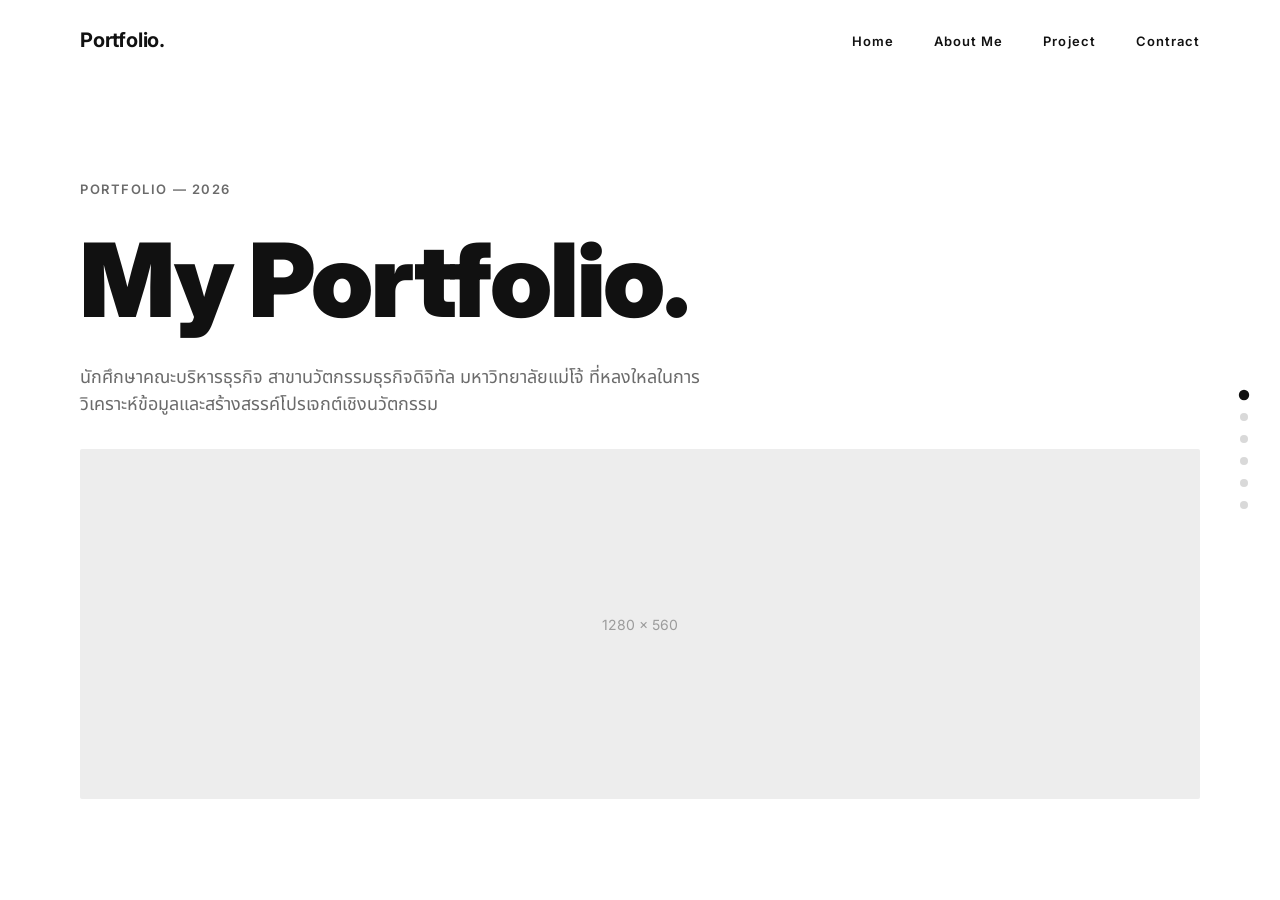
<file: My portfolio.html>
<!DOCTYPE html>
<html lang="th">
<head>
<meta charset="UTF-8" />
<meta name="viewport" content="width=device-width, initial-scale=1.0" />
<title>My Portfolio — Narawit Kantasa</title>
<link rel="preconnect" href="https://fonts.googleapis.com">
<link rel="preconnect" href="https://fonts.gstatic.com" crossorigin>
<link href="https://fonts.googleapis.com/css2?family=Inter:ital,wght@0,400;0,500;0,600;0,700;0,800;0,900;1,400&family=Noto+Sans+Thai:wght@400;500;600;700;800&display=swap" rel="stylesheet">
<style>
  :root{
    --ink:#111111;
    --muted:#6B6B6B;
    --divider:#E5E5E5;
    --placeholder:#ededed;
    --placeholder-text:#9c9c9c;
    --content-width:1280px;
    --side:80px;
    --nav-h:80px;
  }

  *{ box-sizing:border-box; }
  html{ scroll-behavior:smooth; }
  body{
    margin:0;
    font-family:'Inter','Noto Sans Thai',-apple-system,BlinkMacSystemFont,'Segoe UI',Roboto,Helvetica,Arial,sans-serif;
    color:var(--ink);
    background:#ffffff;
    -webkit-font-smoothing:antialiased;
  }

  /* ---------- scroll-snap "page by page" scrolling ---------- */
  .scroller{
    height:100vh;
    overflow-y:scroll;
    scroll-snap-type:y mandatory;
    scroll-padding-top:var(--nav-h);
  }
  .page{
    min-height:100vh;
    scroll-snap-align:start;
    scroll-snap-stop:always;
    display:flex;
    flex-direction:column;
    justify-content:center;
    padding:calc(96px + var(--nav-h)) var(--side) 96px;
    position:relative;
  }
  .page-inner{
    max-width:var(--content-width);
    width:100%;
    margin:0 auto;
  }

  .divider{
    height:1px;
    background:var(--divider);
    max-width:var(--content-width);
    width:100%;
    margin:0 auto;
  }

  /* ---------- nav ---------- */
  header.nav{
    position:fixed;
    top:0; left:0; right:0;
    height:var(--nav-h);
    display:flex;
    align-items:center;
    background:rgba(255,255,255,0.9);
    backdrop-filter:saturate(180%) blur(10px);
    z-index:100;
    border-bottom:1px solid transparent;
    transition:border-color .3s ease;
  }
  header.nav.scrolled{ border-bottom-color:var(--divider); }
  .nav-inner{
    max-width:var(--content-width);
    width:100%;
    margin:0 auto;
    padding:0 var(--side);
    display:flex;
    align-items:center;
    justify-content:space-between;
  }
  .logo{
    font-weight:700;
    font-size:20px;
    letter-spacing:-0.01em;
    color:var(--ink);
    text-decoration:none;
  }
  .menu{
    display:flex;
    gap:40px;
    list-style:none;
    margin:0; padding:0;
  }
  .menu a{
    font-size:13px;
    font-weight:600;
    letter-spacing:0.08em;
    color:var(--ink);
    text-decoration:none;
    position:relative;
  }
  .menu a::after{
    content:"";
    position:absolute;
    left:0; bottom:-6px;
    width:0; height:1px;
    background:var(--ink);
    transition:width .25s ease;
  }
  .menu a:hover::after{ width:100%; }
  .nav-toggle{ display:none; }

  /* ---------- hero ---------- */
  .micro-label{
    font-size:13px;
    font-weight:600;
    letter-spacing:0.12em;
    text-transform:uppercase;
    color:var(--muted);
    margin:0 0 32px;
  }
  .hero-heading{
    font-weight:900;
    font-size:clamp(56px, 8vw, 104px);
    line-height:1.0;
    letter-spacing:-0.02em;
    margin:0 0 32px;
  }
  .hero-blurb{
    font-size:18px;
    line-height:1.5;
    color:var(--muted);
    max-width:640px;
    margin:0 0 32px;
  }
  .placeholder-block{
    width:100%;
    background:var(--placeholder);
    display:flex;
    align-items:center;
    justify-content:center;
    color:var(--placeholder-text);
    font-size:14px;
    border-radius:2px;
  }
  .hero-image{ height:min(40vh, 350px); }

  /* ---------- section label ---------- */
  .section-label{
    font-size:13px;
    font-weight:600;
    letter-spacing:0.12em;
    text-transform:uppercase;
    color:var(--muted);
    margin:0 0 24px;
  }

  /* ---------- about ---------- */
  .about-heading{
    font-weight:800;
    font-size:56px;
    line-height:1.08;
    letter-spacing:-0.015em;
    margin:0 0 20px;
  }
  .about-paragraph{
    font-size:18px;
    line-height:1.65;
    color:var(--muted);
    max-width:680px;
    margin:0;
  }

  /* ---------- education & contact ---------- */
  .two-col{
    display:grid;
    grid-template-columns:1fr 1fr;
    gap:64px;
  }
  .two-col h3{
    font-size:22px;
    font-weight:700;
    margin:16px 0 12px;
  }
  .two-col p{
    font-size:16px;
    line-height:1.5;
    color:var(--muted);
    margin:0 0 8px;
  }
  .two-col .contact-line{
    font-size:18px;
    color:var(--ink);
    margin:16px 0 0;
  }

  /* ---------- skills ---------- */
  .skills-grid{
    display:grid;
    grid-template-columns:repeat(4, 1fr);
    gap:40px;
  }
  .skills-grid h4{
    font-size:16px;
    font-weight:600;
    margin:0 0 16px;
  }
  .skills-grid ul{
    list-style:none;
    margin:0; padding:0;
    display:flex;
    flex-direction:column;
    gap:16px;
  }
  .skills-grid li{
    font-size:15px;
    line-height:1.5;
    color:var(--muted);
  }

  /* ---------- project grid ---------- */
  .project-grid{
    display:grid;
    grid-template-columns:1fr 1fr;
    gap:24px 32px;
  }
  .project-card .placeholder-block{ height:min(28vh, 240px); margin-bottom:16px; }
  .project-caption{
    display:flex;
    align-items:baseline;
    gap:16px;
  }
  .project-caption .idx{
    font-size:14px;
    color:var(--muted);
    flex-shrink:0;
  }
  .project-caption .name{
    font-size:18px;
    font-weight:600;
    line-height:1.3;
  }

  /* ---------- footer ---------- */
  footer{
    padding:32px var(--side);
  }
  .footer-inner{
    max-width:var(--content-width);
    margin:0 auto;
    display:flex;
    align-items:center;
    justify-content:space-between;
    font-size:14px;
    color:var(--muted);
  }

  /* ---------- scroll progress dots ---------- */
  .dots{
    position:fixed;
    right:32px;
    top:50%;
    transform:translateY(-50%);
    display:flex;
    flex-direction:column;
    gap:14px;
    z-index:90;
  }
  .dots a{
    width:8px; height:8px;
    border-radius:50%;
    background:#d9d9d9;
    display:block;
    transition:background .2s ease, transform .2s ease;
  }
  .dots a.active{ background:var(--ink); transform:scale(1.3); }

  /* ---------- responsive ---------- */
  @media (max-width: 860px){
    :root{ --side:24px; --nav-h:64px; }
    .menu{ gap:20px; }
    .menu a{ font-size:11px; }
    .logo{ font-size:17px; }
    .hero-heading{ font-size:clamp(38px, 12vw, 64px); }
    .hero-blurb{ font-size:16px; }
    .about-heading{ font-size:36px; }
    .two-col{ grid-template-columns:1fr; gap:32px; }
    .skills-grid{ grid-template-columns:1fr 1fr; gap:32px; }
    .project-grid{ grid-template-columns:1fr; }
    .page{ padding-top:calc(64px + var(--nav-h)); padding-bottom:64px; }
    .dots{ display:none; }
    .footer-inner{ flex-direction:column; gap:8px; text-align:center; }
  }
</style>
</head>
<body>

<header class="nav" id="siteNav">
  <div class="nav-inner">
    <a href="#hero" class="logo">Portfolio.</a>
    <ul class="menu">
      <li><a href="#hero">Home</a></li>
      <li><a href="#about">About Me</a></li>
      <li><a href="#project">Project</a></li>
      <li><a href="#contact">Contract</a></li>
    </ul>
  </div>
</header>

<nav class="dots" id="dots">
  <a href="#hero" class="dot-link active" data-target="hero"></a>
  <a href="#about" class="dot-link" data-target="about"></a>
  <a href="#education" class="dot-link" data-target="education"></a>
  <a href="#skills" class="dot-link" data-target="skills"></a>
  <a href="#experience" class="dot-link" data-target="experience"></a>
  <a href="#project" class="dot-link" data-target="project"></a>
</nav>

<div class="scroller" id="scroller">

  <!-- HERO -->
  <section class="page" id="hero">
    <div class="page-inner">
      <p class="micro-label">Portfolio — 2026</p>
      <h1 class="hero-heading">My Portfolio.</h1>
      <p class="hero-blurb">นักศึกษาคณะบริหารธุรกิจ สาขานวัตกรรมธุรกิจดิจิทัล มหาวิทยาลัยแม่โจ้ ที่หลงใหลในการวิเคราะห์ข้อมูลและสร้างสรรค์โปรเจกต์เชิงนวัตกรรม</p>
      <div class="placeholder-block hero-image">1280 × 560</div>
    </div>
  </section>

  <div class="divider"></div>

  <!-- ABOUT ME -->
  <section class="page" id="about">
    <div class="page-inner">
      <p class="section-label">About Me</p>
      <h2 class="about-heading">Hi, I'm Narawit Kantasa</h2>
      <p class="about-paragraph">ผมเป็นนักศึกษาชั้นปีที่ 4 คณะบริหารธุรกิจ สาขานวัตกรรมธุรกิจดิจิทัล มหาวิทยาลัยแม่โจ้ มีความสนใจด้าน Data Analysis, Business Intelligence และการบริหารจัดการโปรเจกต์ มีประสบการณ์ทำงานด้านการขายและร่วมพัฒนาโปรเจกต์ด้านเทคโนโลยีและนวัตกรรมทางธุรกิจมาแล้วหลายโครงการ</p>
    </div>
  </section>

  <div class="divider"></div>

  <!-- EDUCATION & CONTACT -->
  <section class="page" id="education">
    <div class="page-inner two-col" id="contact">
      <div>
        <p class="section-label">Education</p>
        <h3>มหาวิทยาลัยแม่โจ้</h3>
        <p>คณะบริหารธุรกิจ สาขานวัตกรรมธุรกิจดิจิทัล</p>
        <p>ชั้นปีที่ 4 · 2023–2027</p>
      </div>
      <div>
        <p class="section-label">Contact</p>
        <p class="contact-line">091-713-7762</p>
        <p class="contact-line">aomsin3645@gmail.com</p>
      </div>
    </div>
  </section>

  <div class="divider"></div>

  <!-- SKILLS -->
  <section class="page" id="skills">
    <div class="page-inner">
      <p class="section-label">Skills</p>
      <div class="skills-grid">
        <div>
          <h4>Hard Skill</h4>
          <ul><li>Power BI</li><li>Looker Studio</li><li>Excel</li></ul>
        </div>
        <div>
          <h4>Soft Skill</h4>
          <ul><li>Team Management</li><li>Agile Framework</li><li>Communication</li></ul>
        </div>
        <div>
          <h4>Domain Expertise</h4>
          <ul><li>Project Leadership</li><li>Market Research</li><li>Systems Analysis</li><li>Data Collection</li></ul>
        </div>
        <div>
          <h4>Languages</h4>
          <ul><li>Thai (Native)</li><li>English (Intermediate)</li></ul>
        </div>
      </div>
    </div>
  </section>

  <div class="divider"></div>

  <!-- EXPERIENCE -->
  <section class="page" id="experience">
    <div class="page-inner">
      <p class="section-label">Experience</p>
      <h2 class="about-heading">2025 — Sale</h2>
    </div>
  </section>

  <div class="divider"></div>

  <!-- PROJECT -->
  <section class="page" id="project">
    <div class="page-inner">
      <p class="section-label">Project</p>
      <div class="project-grid">
        <div class="project-card">
          <div class="placeholder-block">Image</div>
          <div class="project-caption"><span class="idx">01</span><span class="name">AI Assistant for Line Activity Notification</span></div>
        </div>
        <div class="project-card">
          <div class="placeholder-block">Image</div>
          <div class="project-caption"><span class="idx">02</span><span class="name">Smart Residential Recyclable Waste Management App</span></div>
        </div>
        <div class="project-card">
          <div class="placeholder-block">Image</div>
          <div class="project-caption"><span class="idx">03</span><span class="name">Inter-University Market Research</span></div>
        </div>
        <div class="project-card">
          <div class="placeholder-block">Image</div>
          <div class="project-caption"><span class="idx">04</span><span class="name">Open Data Modeling &amp; Business Intelligence Analysis</span></div>
        </div>
      </div>
    </div>
  </section>

  <div class="divider"></div>

  <footer>
    <div class="footer-inner"></div>
  </footer>

</div>

<script>
  // Nav background border once scrolled away from very top
  const scroller = document.getElementById('scroller');
  const nav = document.getElementById('siteNav');
  scroller.addEventListener('scroll', () => {
    nav.classList.toggle('scrolled', scroller.scrollTop > 10);
  });

  // Active dot indicator based on which "page" is in view
  const dotLinks = Array.from(document.querySelectorAll('.dot-link'));
  const pageIds = ['hero','about','education','skills','experience','project'];
  const targets = pageIds.map(id => document.getElementById(id));

  const observer = new IntersectionObserver((entries) => {
    entries.forEach(entry => {
      if (entry.isIntersecting) {
        const id = entry.target.id;
        dotLinks.forEach(d => d.classList.toggle('active', d.dataset.target === id));
      }
    });
  }, { root: scroller, threshold: 0.6 });

  targets.forEach(t => t && observer.observe(t));
</script>

</body>
</html>
</file>
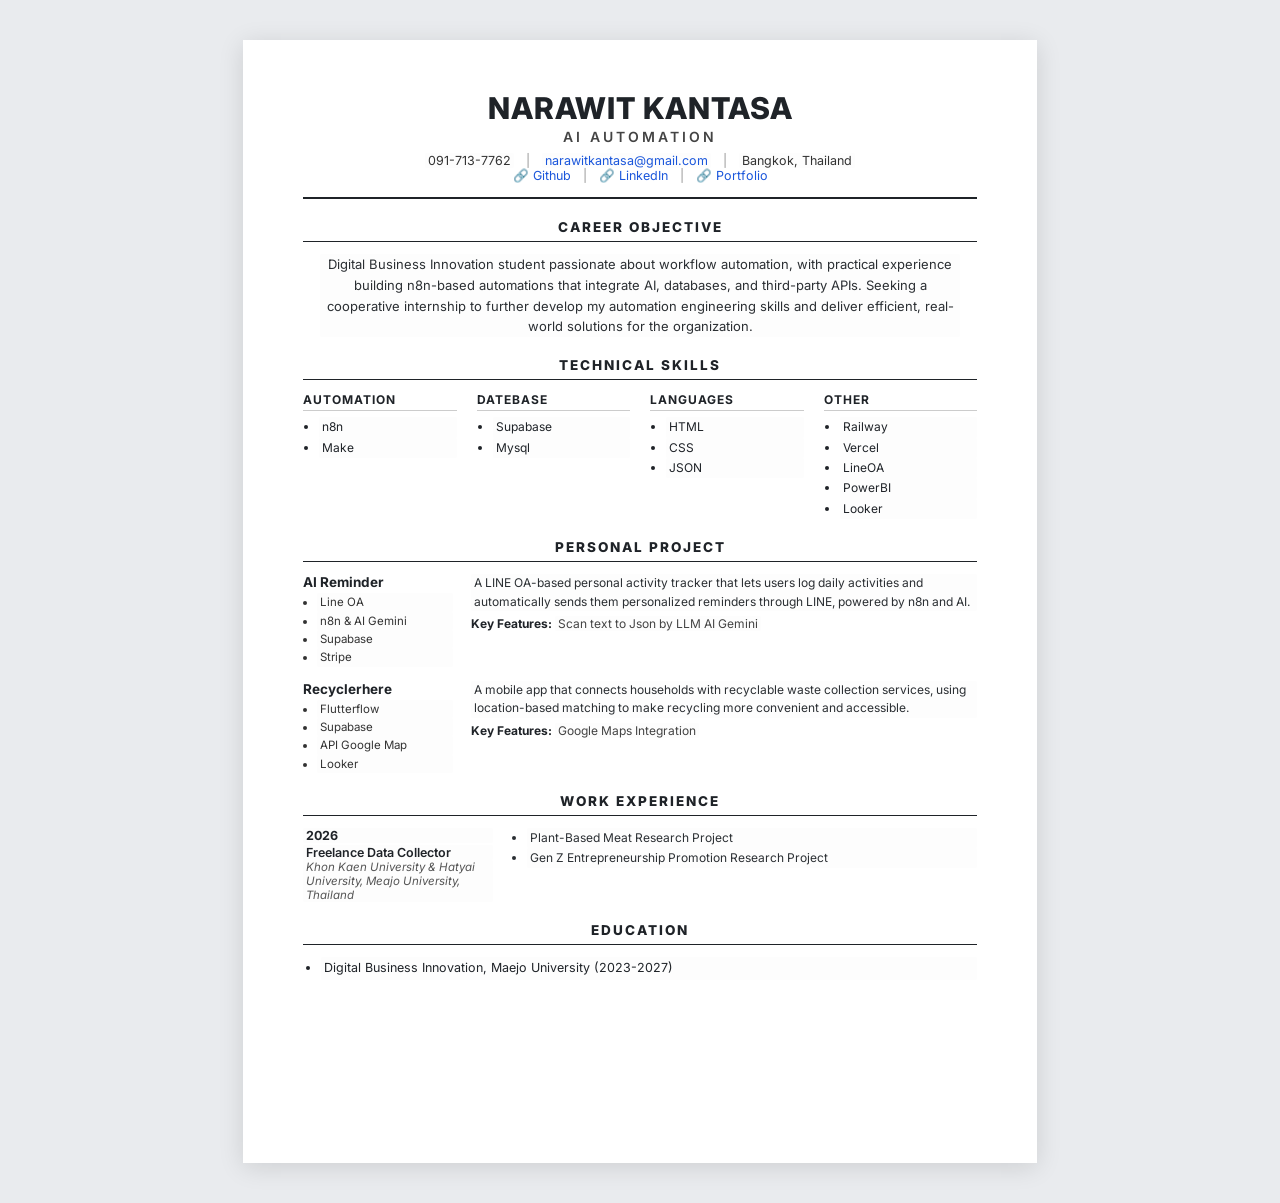
<file: Resume/resume_template.html>
<!DOCTYPE html>
<html lang="th">
<head>
<meta charset="UTF-8">
<title>Resume Template</title>
<style>
  @import url('https://fonts.googleapis.com/css2?family=Noto+Sans+Thai:wght@400;500;600;700&family=Inter:wght@400;500;600;700;800&display=swap');

  * { box-sizing: border-box; }

  body {
    font-family: 'Inter', 'Noto Sans Thai', sans-serif;
    background: #e9ebee;
    margin: 0;
    padding: 40px 0;
    color: #1f2328;
  }

  .page {
    width: 794px;
    min-height: 1123px;
    margin: 0 auto;
    background: #ffffff;
    padding: 50px 60px 60px;
    box-shadow: 0 4px 24px rgba(0,0,0,0.12);
  }

  /* ---------- HEADER ---------- */
  header {
    text-align: center;
    border-bottom: 2.5px solid #1f2328;
    padding-bottom: 14px;
    margin-bottom: 20px;
  }

  header h1 {
    margin: 0;
    font-size: 30px;
    letter-spacing: 1px;
    font-weight: 800;
    text-transform: uppercase;
  }

  header .title {
    font-size: 14px;
    letter-spacing: 3px;
    text-transform: uppercase;
    font-weight: 600;
    color: #444;
    margin-top: 2px;
  }

  header .contact {
    margin-top: 8px;
    font-size: 12.5px;
    color: #333;
  }

  header .contact a { color: #1a56db; text-decoration: none; }
  header .contact span.sep { margin: 0 8px; color: #999; }

  /* ---------- SECTION ---------- */
  section { margin-bottom: 20px; }

  .section-title {
    text-align: center;
    font-size: 13.5px;
    font-weight: 800;
    letter-spacing: 2px;
    text-transform: uppercase;
    border-bottom: 1.5px solid #1f2328;
    padding-bottom: 6px;
    margin-bottom: 12px;
  }

  .objective {
    font-size: 13px;
    line-height: 1.6;
    text-align: center;
    color: #2b2f33;
    max-width: 640px;
    margin: 0 auto;
  }

  /* ---------- SKILLS ---------- */
  .skills-grid {
    display: grid;
    grid-template-columns: repeat(4, 1fr);
    gap: 10px 20px;
  }

  .skills-grid h4 {
    margin: 0 0 6px;
    font-size: 12px;
    text-transform: uppercase;
    letter-spacing: 1px;
    font-weight: 700;
    border-bottom: 1px solid #ccc;
    padding-bottom: 3px;
  }

  .skills-grid ul {
    margin: 0;
    padding-left: 16px;
    font-size: 12px;
    line-height: 1.7;
  }

  /* ---------- PROJECTS ---------- */
  .project {
    display: grid;
    grid-template-columns: 150px 1fr;
    gap: 18px;
    margin-bottom: 14px;
  }

  .project-left h4 {
    margin: 0 0 3px;
    font-size: 13.5px;
    font-weight: 700;
  }

  .project-left .links {
    font-size: 11px;
    margin-bottom: 4px;
  }

  .project-left .links a {
    color: #1a56db;
    text-decoration: none;
    margin-right: 8px;
  }

  .project-left ul {
    margin: 0;
    padding-left: 14px;
    font-size: 11.5px;
    line-height: 1.6;
    color: #333;
  }

  .project-right {
    font-size: 12px;
    line-height: 1.55;
    color: #2b2f33;
  }

  .project-right p { margin: 0 0 4px; }
  .project-right .key-features { color: #444; }
  .project-right .key-features b { color: #1f2328; }

  /* ---------- EXPERIENCE ---------- */
  .job {
    display: grid;
    grid-template-columns: 190px 1fr;
    gap: 18px;
    margin-bottom: 14px;
  }

  .job-left .dates {
    font-weight: 700;
    font-size: 12.5px;
  }

  .job-left .role {
    font-size: 12.5px;
    font-weight: 600;
    margin-top: 2px;
  }

  .job-left .company {
    font-size: 11.5px;
    color: #555;
    font-style: italic;
  }

  .job-right ul {
    margin: 0;
    padding-left: 16px;
    font-size: 12px;
    line-height: 1.65;
    color: #2b2f33;
  }

  /* ---------- EDUCATION ---------- */
  .education ul {
    margin: 0;
    padding-left: 18px;
    font-size: 12.5px;
    line-height: 1.8;
  }

  .placeholder {
    background: #fdfdfd;
    padding: 0 3px;
    border-radius: 2px;
  }

  @media print {
    body { background: #fff; padding: 0; }
    .page { box-shadow: none; width: auto; min-height: auto; padding: 20px 40px; }
  }
</style>
</head>
<body>

<div class="page">

  <!-- HEADER -->
  <header>
    <h1>Narawit Kantasa</h1>
    <div class="title">AI Automation</div>
    <div class="contact">
      <span class="placeholder">091-713-7762</span>
      <span class="sep">|</span>
      <a href="mailto:youremail@gmail.com" class="placeholder">narawitkantasa@gmail.com</a>
      <span class="sep">|</span>
      <span class="placeholder">Bangkok, Thailand</span>
      <br>
      <a href="https://github.com/A1msin-lab">🔗 Github</a>
      <span class="sep">|</span>
      <a href="https://www.linkedin.com/in/narawit-kantasa-06aa4a429/">🔗 LinkedIn</a>
      <span class="sep">|</span>
      <a href="https://my-portfolio-ochre-delta-42.vercel.app">🔗 Portfolio</a>
    </div>
  </header>

  <!-- CAREER OBJECTIVE -->
  <section>
    <div class="section-title">Career Objective</div>
    <p class="objective placeholder">
      Digital Business Innovation student passionate about workflow automation, with practical experience 
      building n8n-based automations that integrate AI, databases, and third-party APIs. Seeking a cooperative internship to further develop 
      my automation engineering skills and deliver efficient, real-world solutions for the organization.
    </p>
  </section>

  <!-- TECHNICAL SKILLS -->
  <section>
    <div class="section-title">Technical Skills</div>
    <div class="skills-grid">
      <div>
        <h4>Automation</h4>
        <ul>
          <li class="placeholder">n8n</li>
          <li class="placeholder">Make</li>
        </ul>
      </div>
      <div>
        <h4>Datebase</h4>
        <ul>
          <li class="placeholder">Supabase</li>
          <li class="placeholder">Mysql</li>
        </ul>
      </div>
      <div>
        <h4>Languages</h4>
        <ul>
          <li class="placeholder">HTML</li>
          <li class="placeholder">CSS</li>
          <li class="placeholder">JSON</li>
        </ul>
      </div>
      <div>
        <h4>Other</h4>
        <ul>
          <li class="placeholder">Railway</li>
          <li class="placeholder">Vercel</li>
          <li class="placeholder">LineOA</li>
          <li class="placeholder">PowerBI</li>
          <li class="placeholder">Looker</li>
        </ul>
      </div>
    </div>
  </section>

  <!-- PERSONAL PROJECTS -->
  <section>
    <div class="section-title">Personal Project</div>

    <div class="project">
      <div class="project-left">
        <h4>AI Reminder</h4>
        <ul>
          <li class="placeholder">Line OA</li>
          <li class="placeholder">n8n & AI Gemini</li>
          <li class="placeholder">Supabase</li>
          <li class="placeholder">Stripe</li>
        </ul>
      </div>
      <div class="project-right">
        <p class="placeholder">A LINE OA-based personal activity tracker that lets users log daily 
          activities and automatically sends them personalized reminders through LINE, powered by n8n and AI.</p>
        <p class="key-features"><b>Key Features:</b> <span class="placeholder">Scan text to Json by LLM AI Gemini</span></p>
      </div>
    </div>

    <div class="project">
      <div class="project-left">
        <h4>Recyclerhere</h4>
        <ul>
          <li class="placeholder">Flutterflow</li>
          <li class="placeholder">Supabase</li>
          <li class="placeholder">API Google Map</li>
          <li class="placeholder">Looker</li>
        </ul>
      </div>
      <div class="project-right">
        <p class="placeholder">A mobile app that connects households with recyclable waste collection services, 
          using location-based matching to make recycling more convenient and accessible.</p>
        <p class="key-features"><b>Key Features:</b> <span class="placeholder">Google Maps Integration</span></p>
      </div>
    </div>
  </section>

  <!-- WORK EXPERIENCE -->
  <section>
    <div class="section-title">Work Experience</div>

    <div class="job">
      <div class="job-left">
        <div class="dates placeholder">2026</div>
        <div class="role placeholder">Freelance Data Collector</div>
        <div class="company placeholder">Khon Kaen University & Hatyai University, Meajo University, Thailand</div>
      </div>
      <div class="job-right">
        <ul>
          <li class="placeholder">Plant-Based Meat Research Project</li>
          <li class="placeholder">Gen Z Entrepreneurship Promotion Research Project</li>
        </ul>
      </div>
    </div>
  </section>

  <!-- EDUCATION -->
  <section class="education">
    <div class="section-title">Education</div>
    <ul>
      <li class="placeholder">Digital Business Innovation, Maejo University (2023-2027)</li>
    </ul>
  </section>

</div>

</body>
</html>
</file>
